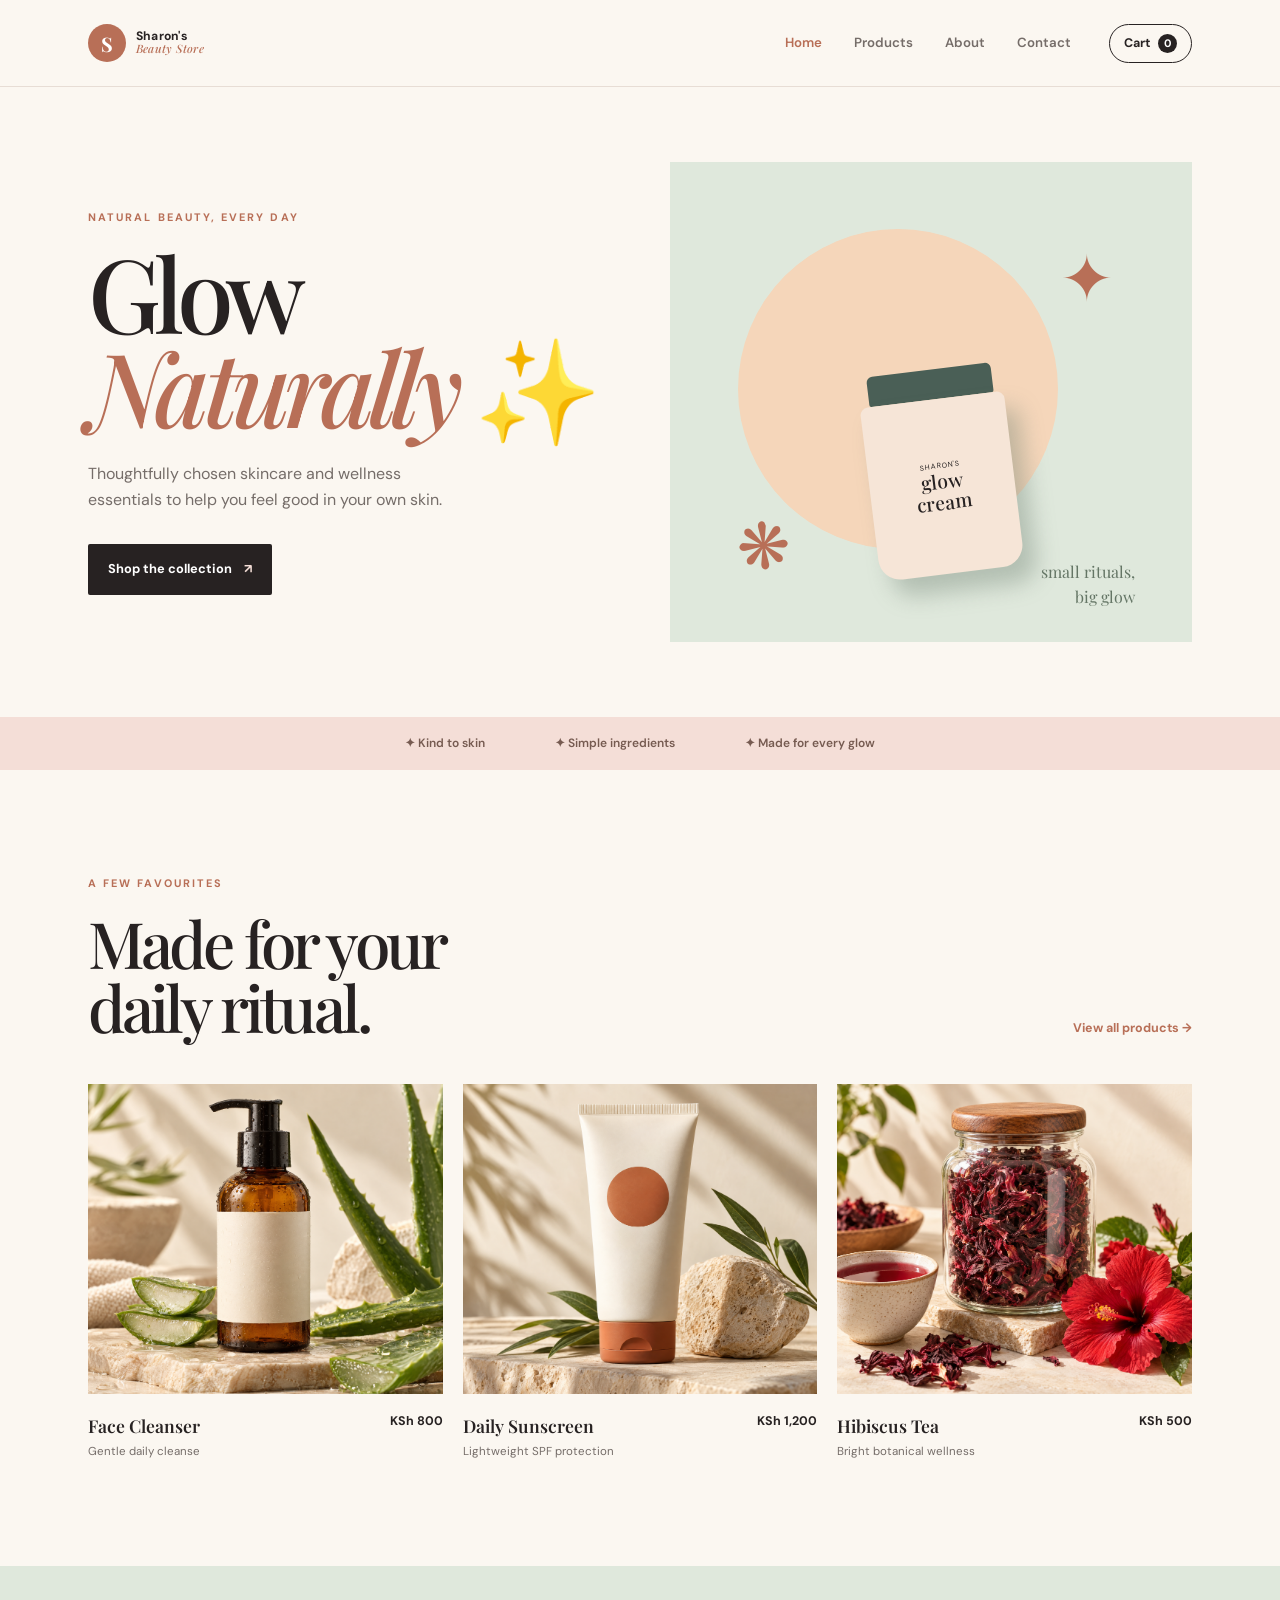
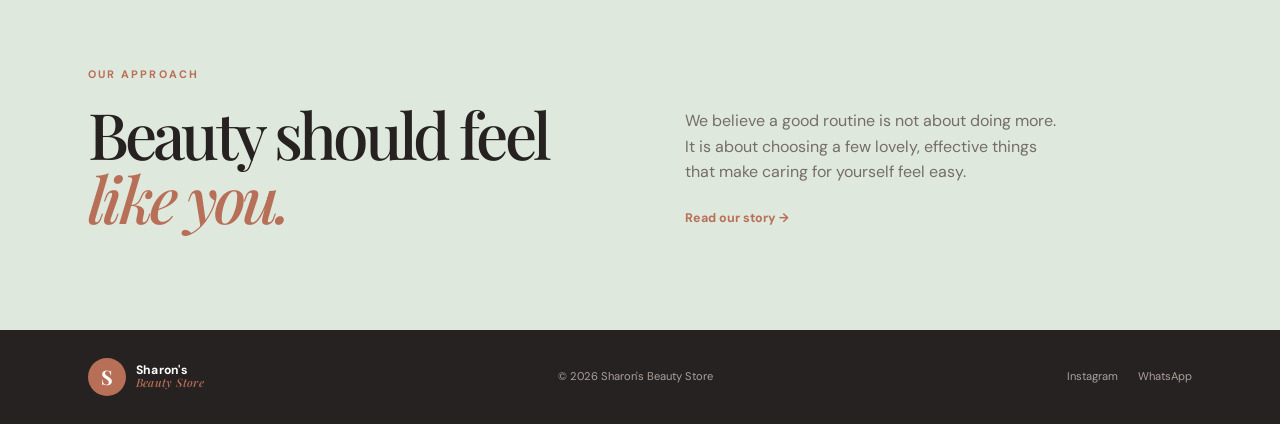
<file: index.html>
<!DOCTYPE html>
<html lang="en">
<head>
  <meta charset="UTF-8" />
  <meta name="viewport" content="width=device-width, initial-scale=1.0" />
  <meta name="description" content="Sharon's Beauty Store — simple, natural beauty and skincare essentials." />
  <title>Sharon's Beauty Store | Glow Naturally</title>
  <link rel="preconnect" href="https://fonts.googleapis.com" />
  <link rel="preconnect" href="https://fonts.gstatic.com" crossorigin />
  <link href="https://fonts.googleapis.com/css2?family=DM+Sans:wght@400;500;600;700&family=Playfair+Display:wght@500;600;700&display=swap" rel="stylesheet" />
  <link rel="stylesheet" href="styles.css" />
</head>
<body>
  <header class="site-header">
    <nav class="nav container">
      <a class="brand" href="index.html"><span class="brand-mark">S</span><span>Sharon's<br><em>Beauty Store</em></span></a>
      <button class="menu-toggle" id="menuToggle" aria-label="Open menu" aria-expanded="false">☰</button>
      <div class="nav-links" id="navLinks">
        <a class="active" href="index.html">Home</a><a href="products.html">Products</a><a href="about.html">About</a><a href="contact.html">Contact</a>
      </div>
      <button class="cart-button" id="cartButton" aria-label="Open shopping cart">Cart <span id="cartCount">0</span></button>
    </nav>
  </header>
  <main>
    <section class="hero container">
      <div class="hero-copy"><p class="eyebrow">NATURAL BEAUTY, EVERY DAY</p><h1>Glow<br><i>Naturally</i> ✨</h1><p>Thoughtfully chosen skincare and wellness essentials to help you feel good in your own skin.</p><a class="button dark-button" href="products.html">Shop the collection <span>↗</span></a></div>
      <div class="hero-art"><div class="sun-disc"></div><div class="hero-jar"><div class="jar-lid"></div><div class="jar-body"><small>SHARON'S</small><strong>glow<br>cream</strong></div></div><div class="leaf leaf-one">✦</div><div class="leaf leaf-two">❋</div><span class="hero-caption">small rituals,<br>big glow</span></div>
    </section>
    <section class="trust-strip"><div class="container trust-items"><span>✦ Kind to skin</span><span>✦ Simple ingredients</span><span>✦ Made for every glow</span></div></section>
    <section class="section container"><div class="section-heading"><div><p class="eyebrow">A FEW FAVOURITES</p><h2>Made for your<br>daily ritual.</h2></div><a class="text-link" href="products.html">View all products →</a></div><div class="product-grid featured-grid"><article class="product-card"><a href="products.html"><div class="product-image"><img src="assets/face-cleanser.jpg" alt="Amber face cleanser bottle beside aloe leaves"></div></a><div class="product-info"><div><h3>Face Cleanser</h3><p>Gentle daily cleanse</p></div><strong>KSh 800</strong></div></article><article class="product-card"><a href="products.html"><div class="product-image"><img src="assets/sunscreen.jpg" alt="Ivory sunscreen tube on a warm studio background"></div></a><div class="product-info"><div><h3>Daily Sunscreen</h3><p>Lightweight SPF protection</p></div><strong>KSh 1,200</strong></div></article><article class="product-card"><a href="products.html"><div class="product-image"><img src="assets/hibiscus-tea.jpg" alt="Glass jar of hibiscus petals with a cup of tea"></div></a><div class="product-info"><div><h3>Hibiscus Tea</h3><p>Bright botanical wellness</p></div><strong>KSh 500</strong></div></article></div></section>
    <section class="story-teaser"><div class="container story-layout"><div><p class="eyebrow">OUR APPROACH</p><h2>Beauty should feel<br><i>like you.</i></h2></div><div><p>We believe a good routine is not about doing more. It is about choosing a few lovely, effective things that make caring for yourself feel easy.</p><a class="text-link" href="about.html">Read our story →</a></div></div></section>
  </main>
  <footer class="footer"><div class="container footer-content"><a class="brand footer-brand" href="index.html"><span class="brand-mark">S</span><span>Sharon's<br><em>Beauty Store</em></span></a><p>© <span id="year"></span> Sharon's Beauty Store</p><div><a href="contact.html">Instagram</a><a href="contact.html">WhatsApp</a></div></div></footer>
  <script src="script.js"></script>
</body>
</html>
</file>
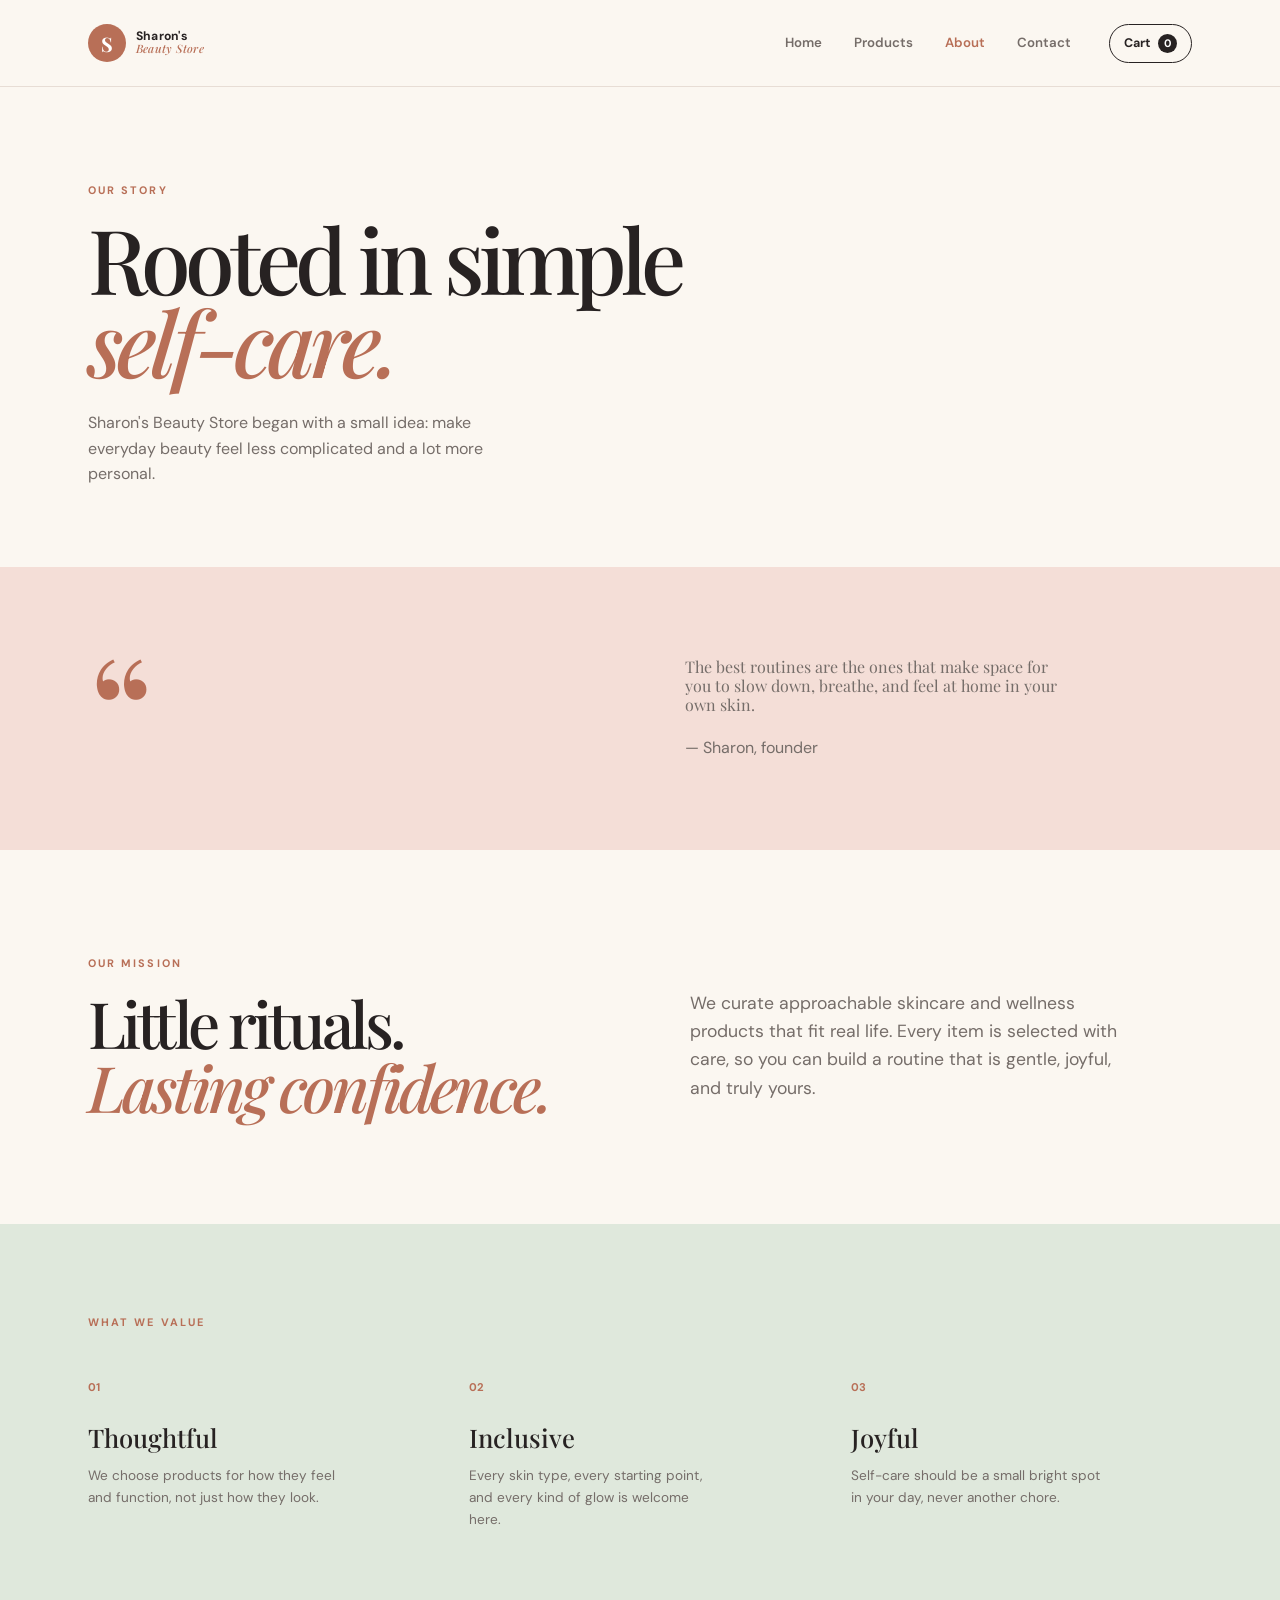
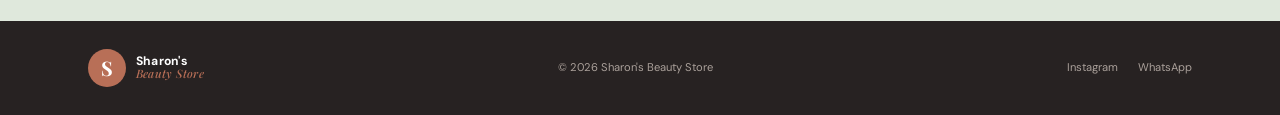
<file: about.html>
<!DOCTYPE html>
<html lang="en"><head><meta charset="UTF-8" /><meta name="viewport" content="width=device-width, initial-scale=1.0" /><title>About | Sharon's Beauty Store</title><link rel="preconnect" href="https://fonts.googleapis.com" /><link rel="preconnect" href="https://fonts.gstatic.com" crossorigin /><link href="https://fonts.googleapis.com/css2?family=DM+Sans:wght@400;500;600;700&family=Playfair+Display:wght@500;600;700&display=swap" rel="stylesheet" /><link rel="stylesheet" href="styles.css" /></head>
<body><header class="site-header"><nav class="nav container"><a class="brand" href="index.html"><span class="brand-mark">S</span><span>Sharon's<br><em>Beauty Store</em></span></a><button class="menu-toggle" id="menuToggle" aria-label="Open menu" aria-expanded="false">☰</button><div class="nav-links" id="navLinks"><a href="index.html">Home</a><a href="products.html">Products</a><a class="active" href="about.html">About</a><a href="contact.html">Contact</a></div><button class="cart-button" id="cartButton" aria-label="Open shopping cart">Cart <span id="cartCount">0</span></button></nav></header>
<main><section class="page-intro container"><p class="eyebrow">OUR STORY</p><h1>Rooted in simple<br><i>self-care.</i></h1><p>Sharon's Beauty Store began with a small idea: make everyday beauty feel less complicated and a lot more personal.</p></section><section class="story-feature"><div class="container story-layout"><div class="quote-mark">“</div><div><p class="large-quote">The best routines are the ones that make space for you to slow down, breathe, and feel at home in your own skin.</p><p class="muted">— Sharon, founder</p></div></div></section><section class="section container mission-grid"><div><p class="eyebrow">OUR MISSION</p><h2>Little rituals.<br><i>Lasting confidence.</i></h2></div><p>We curate approachable skincare and wellness products that fit real life. Every item is selected with care, so you can build a routine that is gentle, joyful, and truly yours.</p></section><section class="section values-section"><div class="container"><p class="eyebrow">WHAT WE VALUE</p><div class="values-grid"><div><span>01</span><h3>Thoughtful</h3><p>We choose products for how they feel and function, not just how they look.</p></div><div><span>02</span><h3>Inclusive</h3><p>Every skin type, every starting point, and every kind of glow is welcome here.</p></div><div><span>03</span><h3>Joyful</h3><p>Self-care should be a small bright spot in your day, never another chore.</p></div></div></div></section></main><footer class="footer"><div class="container footer-content"><a class="brand footer-brand" href="index.html"><span class="brand-mark">S</span><span>Sharon's<br><em>Beauty Store</em></span></a><p>© <span id="year"></span> Sharon's Beauty Store</p><div><a href="contact.html">Instagram</a><a href="contact.html">WhatsApp</a></div></div></footer><script src="script.js"></script></body></html>
</file>
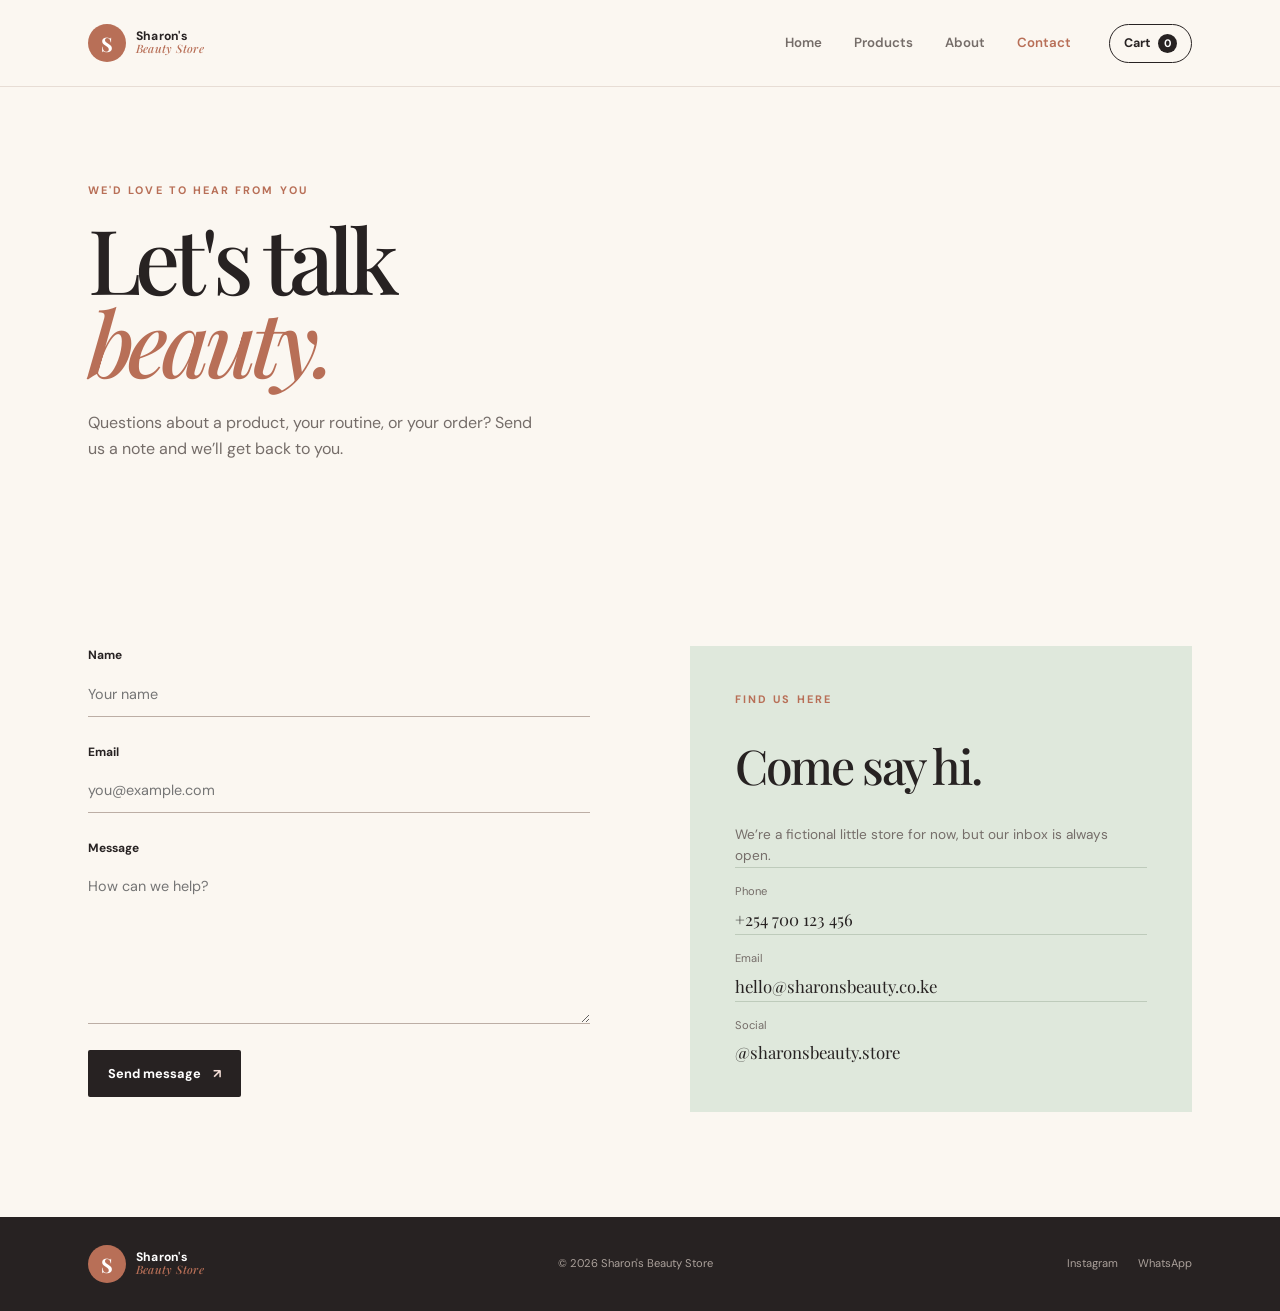
<file: contact.html>
<!DOCTYPE html>
<html lang="en"><head><meta charset="UTF-8" /><meta name="viewport" content="width=device-width, initial-scale=1.0" /><title>Contact | Sharon's Beauty Store</title><link rel="preconnect" href="https://fonts.googleapis.com" /><link rel="preconnect" href="https://fonts.gstatic.com" crossorigin /><link href="https://fonts.googleapis.com/css2?family=DM+Sans:wght@400;500;600;700&family=Playfair+Display:wght@500;600;700&display=swap" rel="stylesheet" /><link rel="stylesheet" href="styles.css" /></head>
<body><header class="site-header"><nav class="nav container"><a class="brand" href="index.html"><span class="brand-mark">S</span><span>Sharon's<br><em>Beauty Store</em></span></a><button class="menu-toggle" id="menuToggle" aria-label="Open menu" aria-expanded="false">☰</button><div class="nav-links" id="navLinks"><a href="index.html">Home</a><a href="products.html">Products</a><a href="about.html">About</a><a class="active" href="contact.html">Contact</a></div><button class="cart-button" id="cartButton" aria-label="Open shopping cart">Cart <span id="cartCount">0</span></button></nav></header>
<main><section class="page-intro container"><p class="eyebrow">WE'D LOVE TO HEAR FROM YOU</p><h1>Let's talk<br><i>beauty.</i></h1><p>Questions about a product, your routine, or your order? Send us a note and we’ll get back to you.</p></section><section class="section container contact-grid"><form class="contact-form" id="contactForm"><label for="name">Name</label><input id="name" name="name" type="text" placeholder="Your name" required /><label for="email">Email</label><input id="email" name="email" type="email" placeholder="you@example.com" required /><label for="message">Message</label><textarea id="message" name="message" rows="6" placeholder="How can we help?" required></textarea><button class="button dark-button" type="submit">Send message <span>↗</span></button><p id="formMessage" class="form-message" role="status"></p></form><aside class="contact-details"><div><p class="eyebrow">FIND US HERE</p><h2>Come say hi.</h2><p class="muted">We’re a fictional little store for now, but our inbox is always open.</p></div><div class="detail-item"><span>Phone</span><a href="tel:+254700123456">+254 700 123 456</a></div><div class="detail-item"><span>Email</span><a href="mailto:hello@sharonsbeauty.co.ke">hello@sharonsbeauty.co.ke</a></div><div class="detail-item"><span>Social</span><a href="#contact">@sharonsbeauty.store</a></div></aside></section></main><footer class="footer"><div class="container footer-content"><a class="brand footer-brand" href="index.html"><span class="brand-mark">S</span><span>Sharon's<br><em>Beauty Store</em></span></a><p>© <span id="year"></span> Sharon's Beauty Store</p><div><a href="#contact">Instagram</a><a href="#contact">WhatsApp</a></div></div></footer><script src="script.js"></script></body></html>
</file>
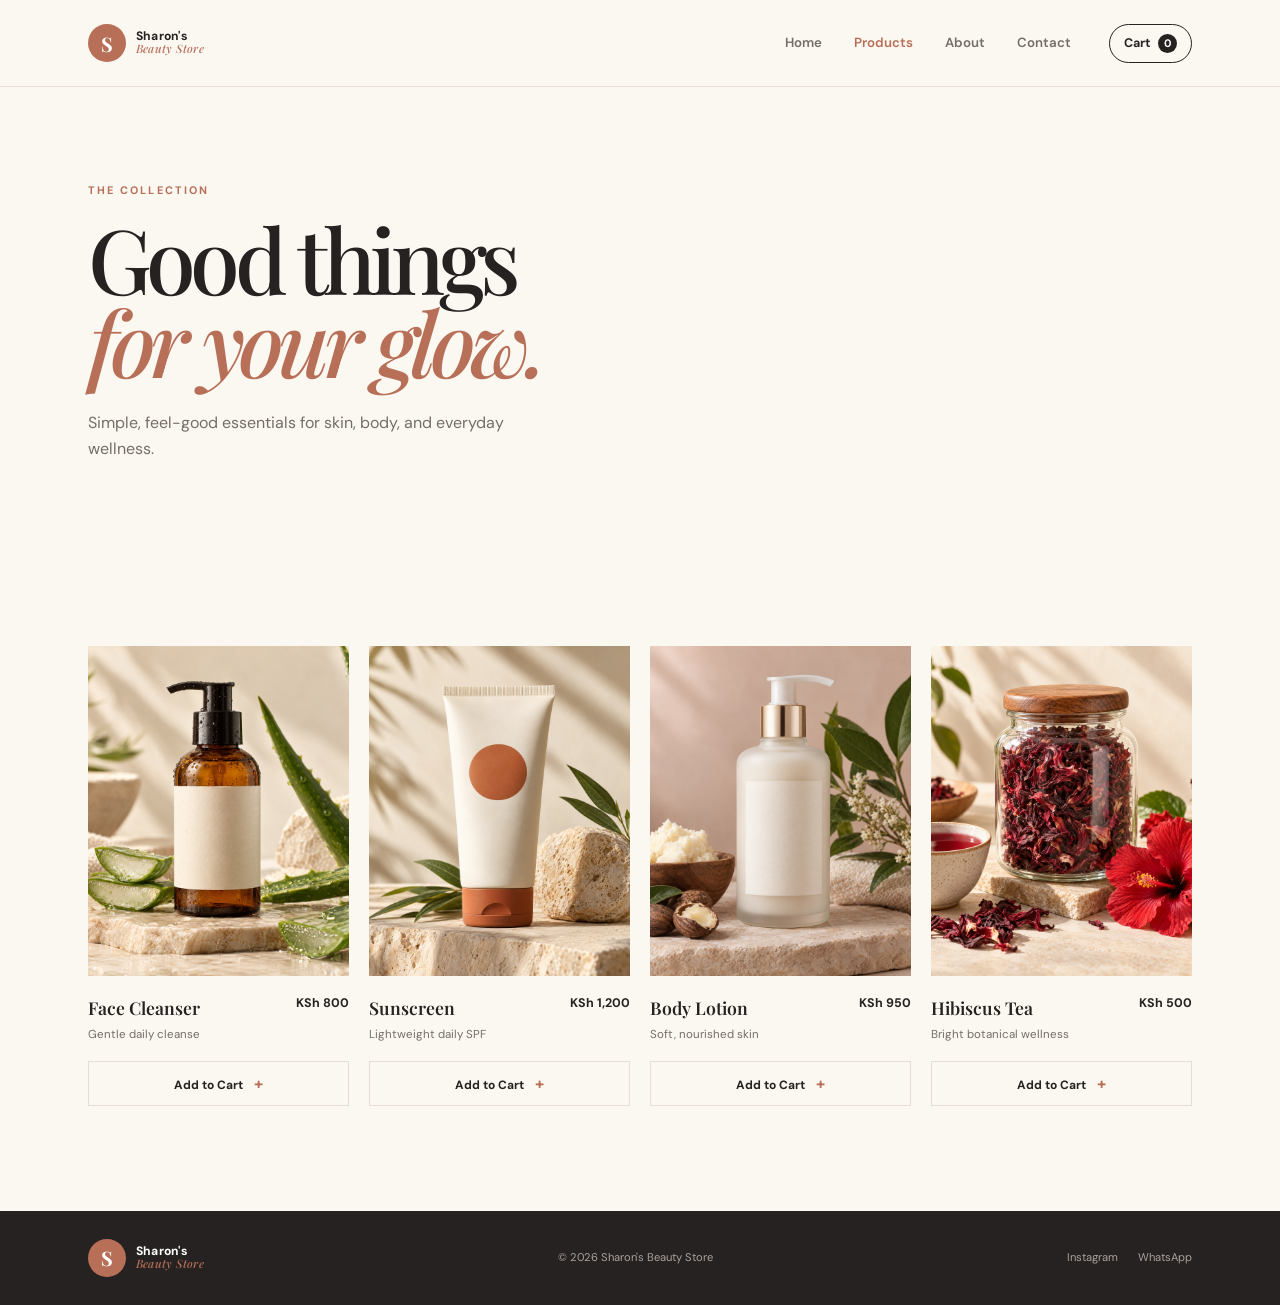
<file: products.html>
<!DOCTYPE html>
<html lang="en"><head><meta charset="UTF-8" /><meta name="viewport" content="width=device-width, initial-scale=1.0" /><title>Products | Sharon's Beauty Store</title><link rel="preconnect" href="https://fonts.googleapis.com" /><link rel="preconnect" href="https://fonts.gstatic.com" crossorigin /><link href="https://fonts.googleapis.com/css2?family=DM+Sans:wght@400;500;600;700&family=Playfair+Display:wght@500;600;700&display=swap" rel="stylesheet" /><link rel="stylesheet" href="styles.css" /></head>
<body><header class="site-header"><nav class="nav container"><a class="brand" href="index.html"><span class="brand-mark">S</span><span>Sharon's<br><em>Beauty Store</em></span></a><button class="menu-toggle" id="menuToggle" aria-label="Open menu" aria-expanded="false">☰</button><div class="nav-links" id="navLinks"><a href="index.html">Home</a><a class="active" href="products.html">Products</a><a href="about.html">About</a><a href="contact.html">Contact</a></div><button class="cart-button" id="cartButton" aria-label="Open shopping cart">Cart <span id="cartCount">0</span></button></nav></header>
<main><section class="page-intro container"><p class="eyebrow">THE COLLECTION</p><h1>Good things<br><i>for your glow.</i></h1><p>Simple, feel-good essentials for skin, body, and everyday wellness.</p></section><section class="section container"><div class="product-grid"><article class="product-card shop-card"><div class="product-image"><img src="assets/face-cleanser.jpg" alt="Amber face cleanser bottle beside aloe leaves"></div><div class="product-info"><div><h3>Face Cleanser</h3><p>Gentle daily cleanse</p></div><strong>KSh 800</strong></div><button class="add-button" data-product="Face Cleanser">Add to Cart <span>+</span></button></article><article class="product-card shop-card"><div class="product-image"><img src="assets/sunscreen.jpg" alt="Ivory sunscreen tube on a warm studio background"></div><div class="product-info"><div><h3>Sunscreen</h3><p>Lightweight daily SPF</p></div><strong>KSh 1,200</strong></div><button class="add-button" data-product="Sunscreen">Add to Cart <span>+</span></button></article><article class="product-card shop-card"><div class="product-image"><img src="assets/body-lotion.jpg" alt="Frosted body lotion bottle with botanical leaves"></div><div class="product-info"><div><h3>Body Lotion</h3><p>Soft, nourished skin</p></div><strong>KSh 950</strong></div><button class="add-button" data-product="Body Lotion">Add to Cart <span>+</span></button></article><article class="product-card shop-card"><div class="product-image"><img src="assets/hibiscus-tea.jpg" alt="Glass jar of hibiscus petals with a cup of tea"></div><div class="product-info"><div><h3>Hibiscus Tea</h3><p>Bright botanical wellness</p></div><strong>KSh 500</strong></div><button class="add-button" data-product="Hibiscus Tea">Add to Cart <span>+</span></button></article></div></section></main><footer class="footer"><div class="container footer-content"><a class="brand footer-brand" href="index.html"><span class="brand-mark">S</span><span>Sharon's<br><em>Beauty Store</em></span></a><p>© <span id="year"></span> Sharon's Beauty Store</p><div><a href="contact.html">Instagram</a><a href="contact.html">WhatsApp</a></div></div></footer><script src="script.js"></script></body></html>
</file>
<file: styles.css>
:root{--ink:#272222;--muted:#756d69;--cream:#fbf7f1;--paper:#fffdf9;--blush:#f4ded7;--sage:#dfe8dc;--terracotta:#b86f57;--line:#e7ddd5;--serif:'Playfair Display',Georgia,serif;--sans:'DM Sans',Arial,sans-serif}*{box-sizing:border-box;margin:0;padding:0}html{scroll-behavior:smooth}body{background:var(--cream);color:var(--ink);font-family:var(--sans);line-height:1.6}a{color:inherit;text-decoration:none}.container{margin:0 auto;max-width:1160px;padding-left:28px;padding-right:28px}.site-header{background:rgba(251,247,241,.94);border-bottom:1px solid var(--line);position:sticky;top:0;z-index:20;backdrop-filter:blur(12px)}.nav{align-items:center;display:flex;height:86px;justify-content:space-between}.brand{align-items:center;display:flex;font-size:.76rem;font-weight:700;gap:10px;line-height:1.05;letter-spacing:.02em}.brand em{color:var(--terracotta);font-family:var(--serif);font-size:.72rem;font-weight:500}.brand-mark{align-items:center;background:var(--terracotta);border-radius:50%;color:#fff;display:flex;font-family:var(--serif);font-size:1.25rem;height:38px;justify-content:center;width:38px}.nav-links{display:flex;gap:32px;margin-left:auto;margin-right:38px}.nav-links a{color:var(--muted);font-size:.83rem;font-weight:600}.nav-links a:hover,.nav-links .active{color:var(--terracotta)}.cart-button{background:none;border:1px solid var(--ink);border-radius:99px;color:var(--ink);cursor:pointer;font-family:inherit;font-size:.78rem;font-weight:700;padding:9px 14px}.cart-button span{background:var(--ink);border-radius:50%;color:#fff;display:inline-block;font-size:.68rem;height:19px;line-height:19px;margin-left:5px;width:19px}.menu-toggle{background:none;border:0;cursor:pointer;display:none;font-size:1.5rem}.hero{align-items:center;display:grid;gap:60px;grid-template-columns:1fr 1fr;min-height:600px;padding-bottom:75px;padding-top:75px}.eyebrow{color:var(--terracotta);font-size:.68rem;font-weight:700;letter-spacing:.19em;margin-bottom:18px}.hero h1,.page-intro h1{font-family:var(--serif);font-size:clamp(4rem,8vw,7rem);font-weight:500;letter-spacing:-.065em;line-height:.92}.hero h1 i,.page-intro h1 i,h2 i{color:var(--terracotta);font-weight:500}.hero-copy>p:not(.eyebrow){color:var(--muted);font-size:1rem;margin:28px 0 32px;max-width:390px}.button{border:0;border-radius:2px;display:inline-block;font-family:inherit;font-size:.8rem;font-weight:700;padding:15px 20px}.dark-button{background:var(--ink);color:#fff}.dark-button:hover{background:var(--terracotta)}.button span{color:var(--blush);margin-left:9px}.hero-art{background:var(--sage);height:480px;overflow:hidden;position:relative}.sun-disc{background:#f5d6ba;border-radius:50%;height:320px;left:13%;position:absolute;top:14%;width:320px}.hero-jar{bottom:68px;left:38%;position:absolute;transform:rotate(-7deg)}.jar-lid{background:#4a5f56;border-radius:6px 6px 2px 2px;height:30px;margin:auto;width:125px}.jar-body{align-items:center;background:#f6e5d7;border-radius:8px 8px 22px 22px;box-shadow:12px 18px 22px #71837366;display:flex;flex-direction:column;height:175px;justify-content:center;width:145px}.jar-body small{font-size:.45rem;letter-spacing:.14em}.jar-body strong{font-family:var(--serif);font-size:1.2rem;font-weight:500;line-height:1.1;text-align:center}.leaf{color:var(--terracotta);font-family:var(--serif);font-size:4rem;position:absolute}.leaf-one{right:15%;top:13%}.leaf-two{bottom:10%;left:13%;transform:rotate(40deg)}.hero-caption{bottom:32px;color:#647565;font-family:var(--serif);font-size:1rem;position:absolute;right:11%;text-align:right}.trust-strip{background:var(--blush);color:#765b51}.trust-items{display:flex;gap:70px;justify-content:center;padding-bottom:17px;padding-top:17px}.trust-items span{font-size:.75rem;font-weight:600}.section{padding-bottom:105px;padding-top:105px}.section-heading{align-items:end;display:flex;justify-content:space-between;margin-bottom:45px}.section-heading h2,.story-layout h2,.mission-grid h2{font-family:var(--serif);font-size:clamp(2.5rem,5vw,4rem);font-weight:500;letter-spacing:-.06em;line-height:1}.text-link{color:var(--terracotta);font-size:.78rem;font-weight:700}.text-link:hover{text-decoration:underline}.product-grid{display:grid;gap:20px;grid-template-columns:repeat(4,1fr)}.featured-grid{grid-template-columns:repeat(3,1fr)}.product-card{min-width:0}.product-image{background:var(--blush);height:310px;overflow:hidden}.product-image img{height:100%;object-fit:cover;transition:transform .4s ease;width:100%}.product-card:hover .product-image img{transform:scale(1.04)}.product-info{align-items:flex-start;display:flex;justify-content:space-between;padding-top:18px}.product-info h3{font-family:var(--serif);font-size:1.1rem;font-weight:600}.product-info p{color:var(--muted);font-size:.72rem;margin-top:3px}.product-info>strong{font-size:.78rem}.shop-card .product-image{height:330px}.add-button{background:transparent;border:1px solid var(--line);color:var(--ink);cursor:pointer;font-family:inherit;font-size:.75rem;font-weight:700;margin-top:17px;padding:11px 14px;width:100%}.add-button:hover{background:var(--ink);color:#fff}.add-button span{color:var(--terracotta);font-size:1rem;margin-left:8px}.story-teaser{background:var(--sage);padding:100px 0}.story-layout{display:grid;gap:90px;grid-template-columns:1fr 1fr}.story-layout>div:last-child{align-self:end}.story-layout p:not(.eyebrow){color:var(--muted);font-size:1rem;max-width:380px}.story-layout .text-link{display:inline-block;margin-top:24px}.page-intro{padding-bottom:80px;padding-top:95px}.page-intro h1{font-size:clamp(3.5rem,7vw,6rem)}.page-intro>p:last-child{color:var(--muted);font-size:1rem;margin-top:28px;max-width:450px}.story-feature{background:var(--blush);padding:90px 0}.story-feature .story-layout{align-items:center}.quote-mark{color:var(--terracotta);font-family:var(--serif);font-size:10rem;line-height:.6}.large-quote{font-family:var(--serif);font-size:clamp(1.6rem,3vw,2.5rem);line-height:1.2;max-width:700px}.muted{color:var(--muted);font-size:.85rem;margin-top:20px}.mission-grid{display:grid;gap:100px;grid-template-columns:1fr 1fr}.mission-grid>p{color:var(--muted);font-size:1.1rem;max-width:430px;padding-top:34px}.values-section{background:var(--sage);padding:90px 0}.values-grid{display:grid;gap:40px;grid-template-columns:repeat(3,1fr);margin-top:42px}.values-grid span{color:var(--terracotta);font-size:.7rem;font-weight:700}.values-grid h3{font-family:var(--serif);font-size:1.6rem;font-weight:500;margin:18px 0 8px}.values-grid p{color:var(--muted);font-size:.85rem;max-width:250px}.contact-grid{display:grid;gap:100px;grid-template-columns:1fr 1fr}.contact-form{display:flex;flex-direction:column}.contact-form label{font-size:.75rem;font-weight:700;margin-bottom:7px}.contact-form input,.contact-form textarea{background:transparent;border:0;border-bottom:1px solid #bcaea5;border-radius:0;color:var(--ink);font:inherit;font-size:.9rem;margin-bottom:26px;outline:0;padding:10px 0;resize:vertical}.contact-form input:focus,.contact-form textarea:focus{border-color:var(--terracotta)}.contact-form .button{align-self:flex-start;cursor:pointer}.form-message{color:var(--terracotta);font-size:.78rem;margin-top:15px}.contact-details{background:var(--sage);display:flex;flex-direction:column;justify-content:space-between;min-height:400px;padding:45px}.contact-details h2{font-family:var(--serif);font-size:3rem;font-weight:500;letter-spacing:-.05em}.detail-item{border-top:1px solid #becbbb;padding-top:15px}.detail-item span{color:var(--muted);display:block;font-size:.7rem;margin-bottom:5px}.detail-item a{font-family:var(--serif);font-size:1.05rem}.footer{background:var(--ink);color:#e8dfd6;padding:28px 0}.footer-content{align-items:center;display:flex;justify-content:space-between}.footer-brand{color:#fff}.footer-brand .brand-mark{background:var(--terracotta)}.footer-content>p{color:#aaa09a;font-size:.7rem}.footer-content>div{display:flex;gap:20px}.footer-content>div a{color:#aaa09a;font-size:.7rem}.footer-content>div a:hover{color:#fff}@media(max-width:800px){.nav-links{background:var(--cream);border-bottom:1px solid var(--line);display:none;flex-direction:column;gap:0;left:0;margin:0;padding:12px 28px 20px;position:absolute;top:86px;width:100%}.nav-links.open{display:flex}.nav-links a{padding:10px 0}.menu-toggle{display:block;margin-left:auto;margin-right:16px}.nav .cart-button{font-size:.7rem}.hero{grid-template-columns:1fr;min-height:auto;padding-bottom:70px}.hero-art{height:390px}.product-grid,.featured-grid{grid-template-columns:repeat(2,1fr)}.product-image,.shop-card .product-image{height:260px}.story-layout,.mission-grid,.contact-grid{gap:40px;grid-template-columns:1fr}.values-grid{grid-template-columns:1fr}.section{padding-bottom:75px;padding-top:75px}.page-intro{padding-bottom:60px;padding-top:70px}.trust-items{flex-wrap:wrap;gap:10px 25px}.footer-content{align-items:flex-start;flex-direction:column;gap:20px}}@media(max-width:480px){.container{padding-left:20px;padding-right:20px}.hero h1{font-size:4.2rem}.product-grid,.featured-grid{gap:28px 12px;grid-template-columns:1fr 1fr}.product-image,.shop-card .product-image{height:190px}.product-info{display:block}.product-info>strong{display:block;margin-top:7px}.section-heading{align-items:flex-start;flex-direction:column;gap:20px}.contact-details{min-height:420px;padding:30px}.footer-content>div{gap:14px}}
</file>
